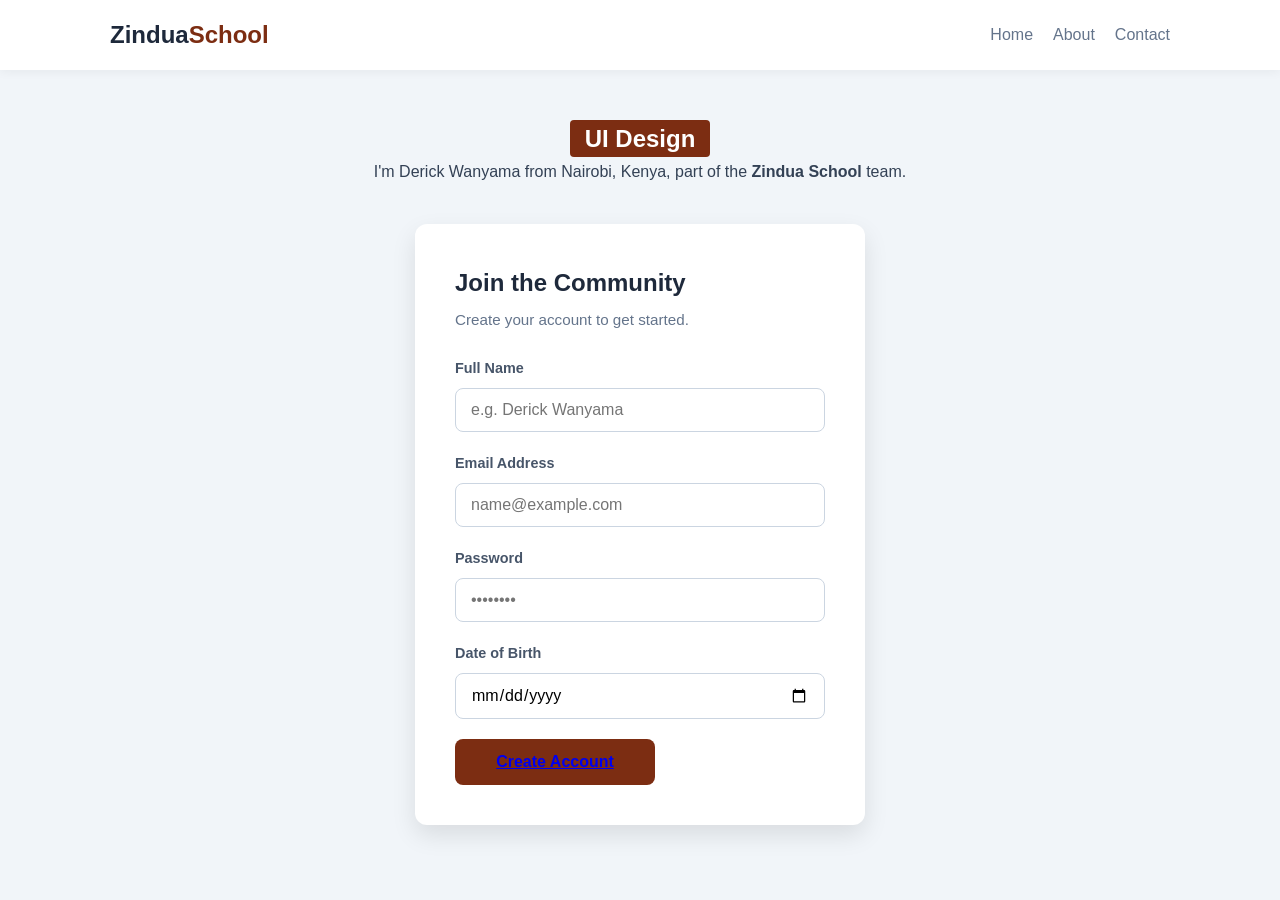
<file: index.html>
<!DOCTYPE html>
<html lang="en">
<head>
    <meta charset="UTF-8">
    <meta name="viewport" content="width=device-width, initial-scale=1.0">
    <title>Zindua | Registration</title>
    <link rel="stylesheet" href="form.css">
</head>
<body>
    <header class="main-nav">
        <div class="nav-container">
            <div class="logo">Zindua<span>School</span></div>
            <nav>
                <ul>
                    <li><a href="index.html">Home</a></li>

                    <li><a href="about.html">About</a></li>
                    
                    <li><a href="contact.html">Contact</a></li>
                    
                </ul>
            </nav>
        </div>
    </header>

    <main class="form-wrapper">
        <section class="intro-section">
            <h1><span>UI Design</span></h1>
            <p>I'm Derick Wanyama from Nairobi, Kenya, part of the <strong>Zindua School</strong> team.</p>
        </section>

        <div class="form-container">
            <h2>Join the Community</h2>
            <p class="form-subtitle">Create your account to get started.</p>
            
            <form action="#" method="POST">
                <div class="form-group">
                    <label for="username">Full Name</label>
                    <input type="text" id="username" name="username" placeholder="e.g. Derick Wanyama" required>
                </div>

                <div class="form-group">
                    <label for="email">Email Address</label>
                    <input type="email" id="email" name="email" placeholder="name@example.com" required>
                </div>

                <div class="form-group">
                    <label for="password">Password</label>
                    <input type="password" id="password" name="password" placeholder="••••••••" required>
                </div>

                <div class="form-group">
                    <label for="date">Date of Birth</label>
                    <input type="date" id="date" name="date" required>
                </div>

                <button type="submit" class="submit-btn"><a href="/about.html">Create Account</a> </button>
            </form>
        </div>
    </main>
</body>
</html>
</file>
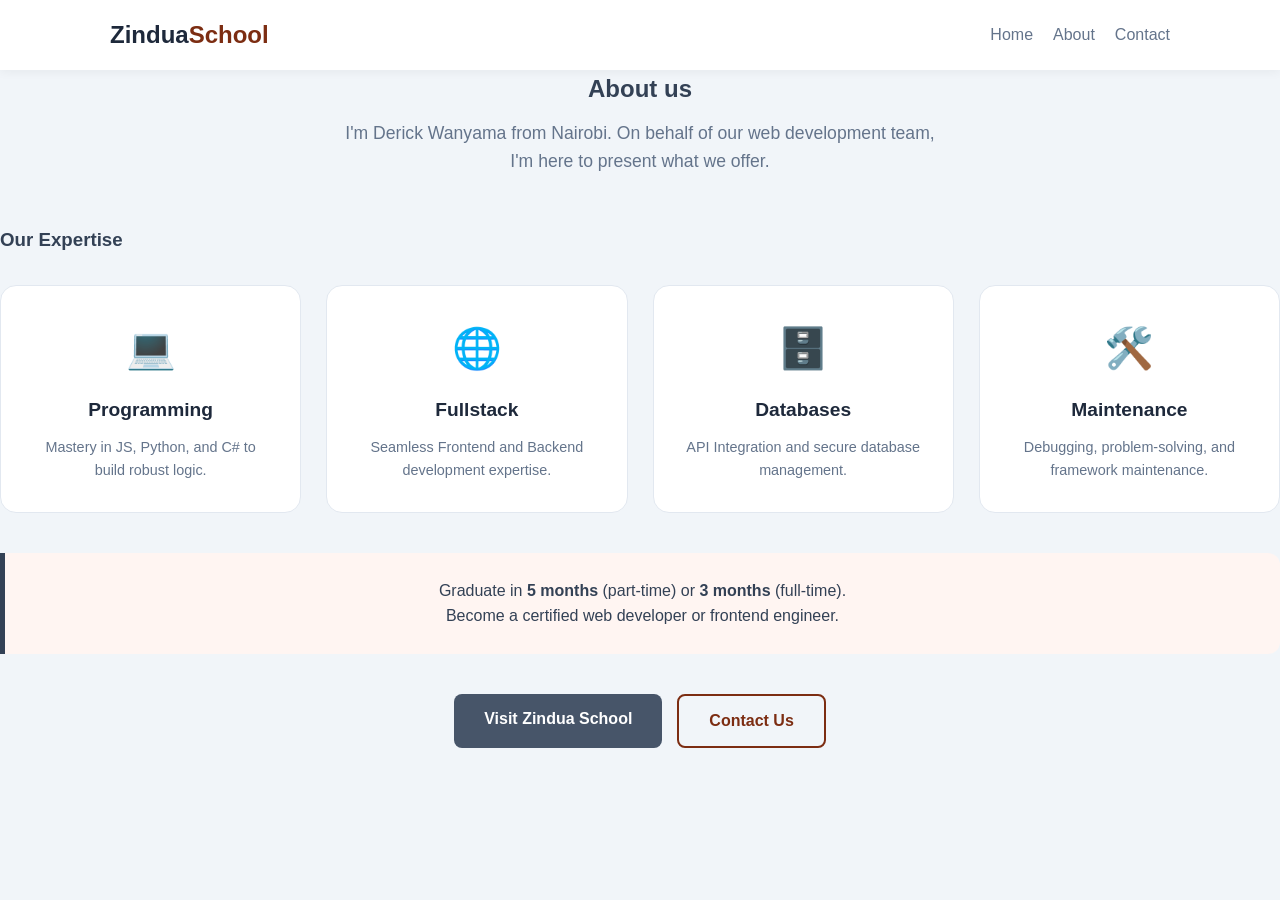
<file: about.html>
<!DOCTYPE html>

<html lang="en">

<head>

    <meta charset="UTF-8">

    <meta name="viewport" content="width=device-width, initial-scale=1.0">

    <title>About us</title>

    <link rel="stylesheet" href="form.css">

</head>

<body>

    <header class="main-nav">

        <div class="nav-container">

            <div class="logo">Zindua<span>School</span></div>

            <nav>

                <ul>

                    <li><a href="index.html">Home</a></li>
                    
                    <li><a href="about.html">About</a></li>

                    <li><a href="contact.html">Contact</a></li>

                    

                </ul>

            </nav>

        </div>

    </header>
<div id="about">
    <div class="container">
        <header class="about-header">
            <h2 class="sub-title"><span>About us</span></h2>
            <p class="intro-text">I'm Derick Wanyama from Nairobi. On behalf of our web development team, I'm here to present what we offer.</p>
        </header>


        <div class="expertise-section">
            <h3>Our Expertise</h3>
            <!-- Card Grid -->
            <div class="card-grid">
                <div class="card">
                    <div class="card-icon">💻</div>
                    <h4>Programming</h4>
                    <p>Mastery in JS, Python, and C# to build robust logic.</p>
                </div>
                <div class="card">
                    <div class="card-icon">🌐</div>
                    <h4>Fullstack</h4>
                    <p>Seamless Frontend and Backend development expertise.</p>
                </div>
                <div class="card">
                    <div class="card-icon">🗄️</div>
                    <h4>Databases</h4>
                    <p>API Integration and secure database management.</p>
                </div>
                <div class="card">
                    <div class="card-icon">🛠️</div>
                    <h4>Maintenance</h4>
                    <p>Debugging, problem-solving, and framework maintenance.</p>
                </div>
            </div>
        </div>

        <div class="info-row">
            <div class="highlight-box">
                <p>Graduate in <strong>5 months</strong> (part-time) or <strong>3 months</strong> (full-time).</p>
                <p>Become a certified web developer or frontend engineer.</p>
            </div>
        </div>

        <div class="cta-group">
            <a href="https://zinduaschool.com" class="btn primary">Visit Zindua School</a>
            <a href="contact.html" class="btn secondary">Contact Us</a>
        </div>
    </div>
</div>
</file>
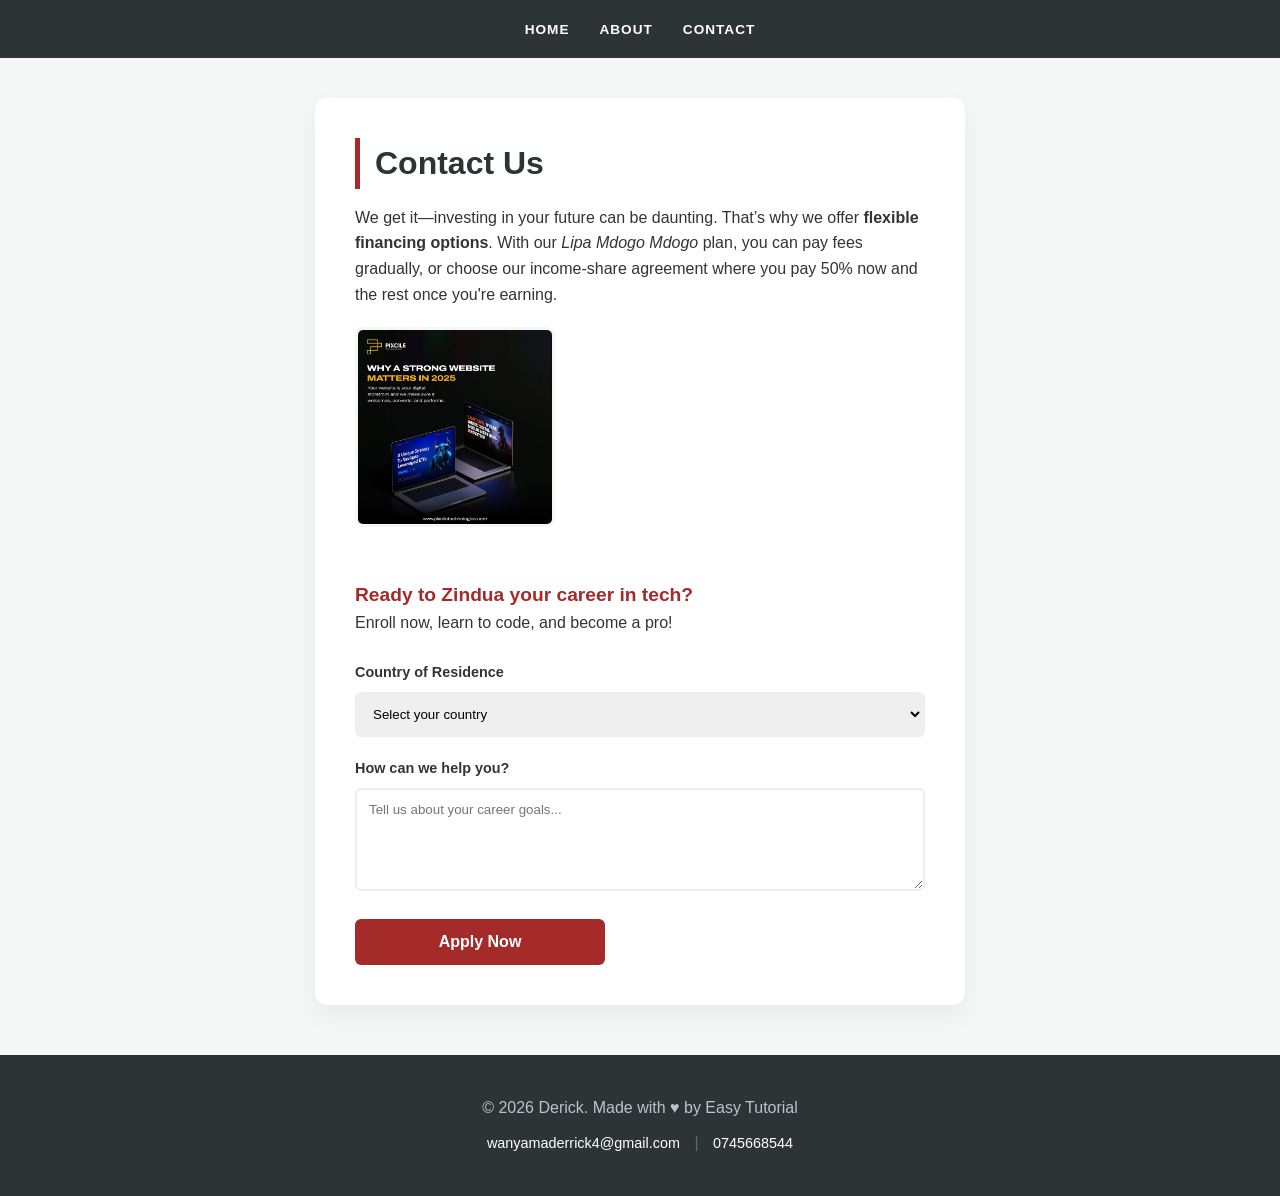
<file: contact.html>
<!DOCTYPE html>
<html lang="en">
<head>
    <meta charset="UTF-8">
    <meta name="viewport" content="width=device-width, initial-scale=1.0">
    <title>Contact | Zindua Career</title>
    <link rel="stylesheet" href="contact.css">
</head>
<body>

    <header>
        <nav>
            <ul>
               <li><a href="index.html">Home</a></li>

               <li><a href="about.html">About</a></li>
               
               <li><a href="contact.html">Contact</a></li>
               
            </ul>
        </nav>
    </header>
    
    <main id="contact">
        <div class="container">
            <div class="intro-section">
                <h1 class="sub-title">Contact Us</h1>
                <p>
                    We get it—investing in your future can be daunting. 
                    That’s why we offer <strong>flexible financing options</strong>. 
                    With our <em>Lipa Mdogo Mdogo</em> plan, you can pay fees gradually, 
                    or choose our income-share agreement where you pay 50% now and the rest once you're earning.
                </p>
                <img src="images/dero.jpg" alt="Office Desktop" class="promo-img">
            </div>

            <div class="form-section">
                <p class="cta-text">
                    <span>Ready to Zindua your career in tech?</span> Enroll now, learn to code, and become a pro!
                </p>
                
                <form action="#" method="POST">
                    <label for="country">Country of Residence</label>
                    <select id="country" name="country" required>
                        <option value="" disabled selected>Select your country</option>
                        <option value="Kenya">Kenya</option>
                        <option value="America">America</option>
                        <option value="Tanzania">Tanzania</option>
                        <option value="Uganda">Uganda</option>
                        <option value="Ethiopia">Ethiopia</option>
                        <option value="Nigeria">Nigeria</option>
                    </select>

                    <label for="message">How can we help you?</label>
                    <textarea name="message" id="message" rows="5" placeholder="Tell us about your career goals..."></textarea>
                    
                    <button type="submit" class="btn-submit">Apply Now</button>
                </form>
            </div>
        </div>
    </main>
    
    <footer>
        <div class="footer-content">
            <p>&copy; 2026 Derick. Made with &hearts; by Easy Tutorial</p>
            <div class="contact-links">
                <a href="mailto:wanyamaderrick4@gmail.com">wanyamaderrick4@gmail.com</a>
                <span class="sep">|</span>
                <a href="tel:+254745668544">0745668544</a>
            </div>
        </div>
    </footer>
    
</body>
</html>
</file>
<file: form.css>
* {
    margin: 0;
    padding: 0;
    box-sizing: border-box;
    font-family: 'Segoe UI', Tahoma, Geneva, Verdana, sans-serif;
}

body {
    background-color: #f1f5f9;
    color: #334155;
    line-height: 1.6;
}

/* Navigation */
.main-nav {
    background: #ffffff;
    padding: 1rem 0;
    box-shadow: 0 2px 10px rgba(0,0,0,0.05);
}

.nav-container {
    max-width: 1100px;
    margin: 0 auto;
    display: flex;
    justify-content: space-between;
    align-items: center;
    padding: 0 20px;
}

.logo {
    font-size: 1.5rem;
    font-weight: 800;
    color: #1e293b;
}

.logo span { color: #7c2d12; }

nav ul { display: flex; list-style: none; gap: 20px; }
nav ul li a { 
    text-decoration: none; 
    color: #64748b; 
    font-weight: 500; 
    transition: color 0.3s;
}
nav ul li a:hover { color: #7c2d12; }

/* Form Section */
.form-wrapper {
    display: flex;
    flex-direction: column;
    align-items: center;
    padding: 50px 20px;
}

.intro-section {
    text-align: center;
    margin-bottom: 40px;
}

.intro-section h1 span {
    background: #7c2d12;
    color: white;
    padding: 5px 15px;
    border-radius: 4px;
}

.form-container {
    background: #ffffff;
    padding: 40px;
    border-radius: 12px;
    box-shadow: 0 10px 25px rgba(0,0,0,0.1);
    width: 100%;
    max-width: 450px;
}

.form-container h2 { margin-bottom: 5px; color: #1e293b; }
.form-subtitle { color: #64748b; margin-bottom: 25px; font-size: 0.95rem; }

/* Inputs */
.form-group { margin-bottom: 20px; }
.form-group label {
    display: block;
    margin-bottom: 8px;
    font-weight: 600;
    font-size: 0.9rem;
    color: #475569;
}

input {
    width: 100%;
    padding: 12px 15px;
    border: 1px solid #cbd5e1;
    border-radius: 8px;
    font-size: 1rem;
    transition: all 0.3s ease;
}

input:focus {
    outline: none;
    border-color: #7c2d12;
    box-shadow: 0 0 0 3px rgba(124, 45, 18, 0.1);
}

/* Button */
.submit-btn {
    width: 200px;
    padding: 14px;
    background: #7c2d12;
    color: white;
    border: none;
    border-radius: 8px;
    font-size: 1rem;
    color: #ffffff;
    font-weight: 600;
    cursor: pointer;
    transition: background 0.3s ease;
}

.submit-btn:hover {
     background: #1e293b;
     color: #ffffff; 
    }

/* Reuse your About styles here for #about... */
/* Container & Header Refinement */
.about-header {
    text-align: center;
    margin-bottom: 50px;
}

.intro-text {
    max-width: 600px;
    margin: 10px auto;
    font-size: 1.1rem;
    color: #64748b;
}

/* Card Grid Layout */
.card-grid {
    display: grid;
    grid-template-columns: repeat(auto-fit, minmax(220px, 1fr));
    gap: 25px;
    margin-top: 30px;
}

/* Individual Cards */
.card {
    background: #ffffff;
    padding: 30px;
    border-radius: 16px;
    border: 1px solid #e2e8f0;
    transition: all 0.3s ease;
    text-align: center;
}

.card:hover {
    transform: translateY(-10px);
    box-shadow: 0 20px 25px -5px rgba(0, 0, 0, 0.1);
    border-color: #7c2d12;
}

.card-icon {
    font-size: 2.5rem;
    margin-bottom: 15px;
}

.card h4 {
    color: #1e293b;
    margin-bottom: 10px;
    font-size: 1.2rem;
}

.card p {
    font-size: 0.9rem;
    color: #64748b;
}

/* Call to Action Group */
.cta-group {
    display: flex;
    gap: 15px;
    justify-content: center;
    margin-top: 40px;
}

.btn {
    padding: 12px 30px;
    border-radius: 8px;
    text-decoration: none;
    font-weight: 600;
    transition: 0.3s;
}

.btn.primary {
    background: #475569;
    color: white;
}

.btn.secondary {
    border: 2px solid #7c2d12;
    color: #7c2d12;
}

.btn:hover {
    opacity: 0.9;
    transform: scale(1.05);
}

.highlight-box {
    background: #fff5f2;
    border-left: 5px solid #334155;
    padding: 25px;
    border-radius: 0 12px 12px 0;
    text-align: center;
    margin-top: 40px;
}
</file>
<file: contact.css>
/* General Reset & Base Styles */
* {
    margin: 0;
    padding: 0;
    box-sizing: border-box;
}

body {
    font-family: 'Segoe UI', Roboto, Helvetica, Arial, sans-serif;
    background-color: #f4f7f6;
    color: #333;
    line-height: 1.6;
}

/* Navigation */
nav {
    background-color: #2d3436;
    padding: 1rem;
    display: flex;
    justify-content: center;
}

nav ul {
    display: flex;
    list-style: none;
    gap: 30px;
}

nav ul li a {
    color: #fff;
    text-decoration: none;
    font-weight: 600;
    text-transform: uppercase;
    font-size: 0.85rem;
    letter-spacing: 1px;
    transition: color 0.3s;
}

nav ul li a:hover {
    color: #a52a2a; /* Brown accent */
}

/* Container */
.container {
    max-width: 650px;
    margin: 40px auto;
    background: #fff;
    padding: 40px;
    border-radius: 12px;
    box-shadow: 0 10px 25px rgba(0,0,0,0.05);
}

.sub-title {
    font-size: 2rem;
    color: #2d3436;
    margin-bottom: 1rem;
    border-left: 5px solid #a52a2a;
    padding-left: 15px;
}

.promo-img {
    width: 100%;
    max-width: 200px;
    height: auto;
    margin: 20px 0;
    border-radius: 8px;
    border: 3px solid #f4f7f6;
}

/* Form Styles */
.cta-text {
    margin: 25px 0;
    font-weight: 500;
}

.cta-text span {
    display: block;
    font-size: 1.2rem;
    color: #a52a2a;
    font-weight: bold;
}

label {
    display: block;
    margin-bottom: 8px;
    font-weight: 600;
    font-size: 0.9rem;
}

select, textarea {
    width: 100%;
    padding: 12px;
    margin-bottom: 20px;
    border: 2px solid #eee;
    border-radius: 6px;
    font-family: inherit;
    transition: border-color 0.3s;
}

select:focus, textarea:focus {
    outline: none;
    border-color: #a52a2a;
}

/* Submit Button */
.btn-submit {
    justify-items: center;
    width: 250px;
    background-color: #a52a2a;
    color: white;
    padding: 14px;
    border: none;
    border-radius: 6px;
    font-size: 1rem;
    font-weight: bold;
    cursor: pointer;
    transition: background 0.3s, transform 0.2s;
}

.btn-submit:hover {
    background-color: #333;
    transform: translateY(-2px);
}

/* Footer */
footer {
    text-align: center;
    padding: 40px 20px;
    background: #2d3436;
    color: #bdc3c7;
    margin-top: 50px;
}

.contact-links {
    margin-top: 10px;
}

.contact-links a {
    color: #fff;
    text-decoration: none;
    font-size: 0.9rem;
}

.sep {
    margin: 0 10px;
    color: #666;
}
</file>
